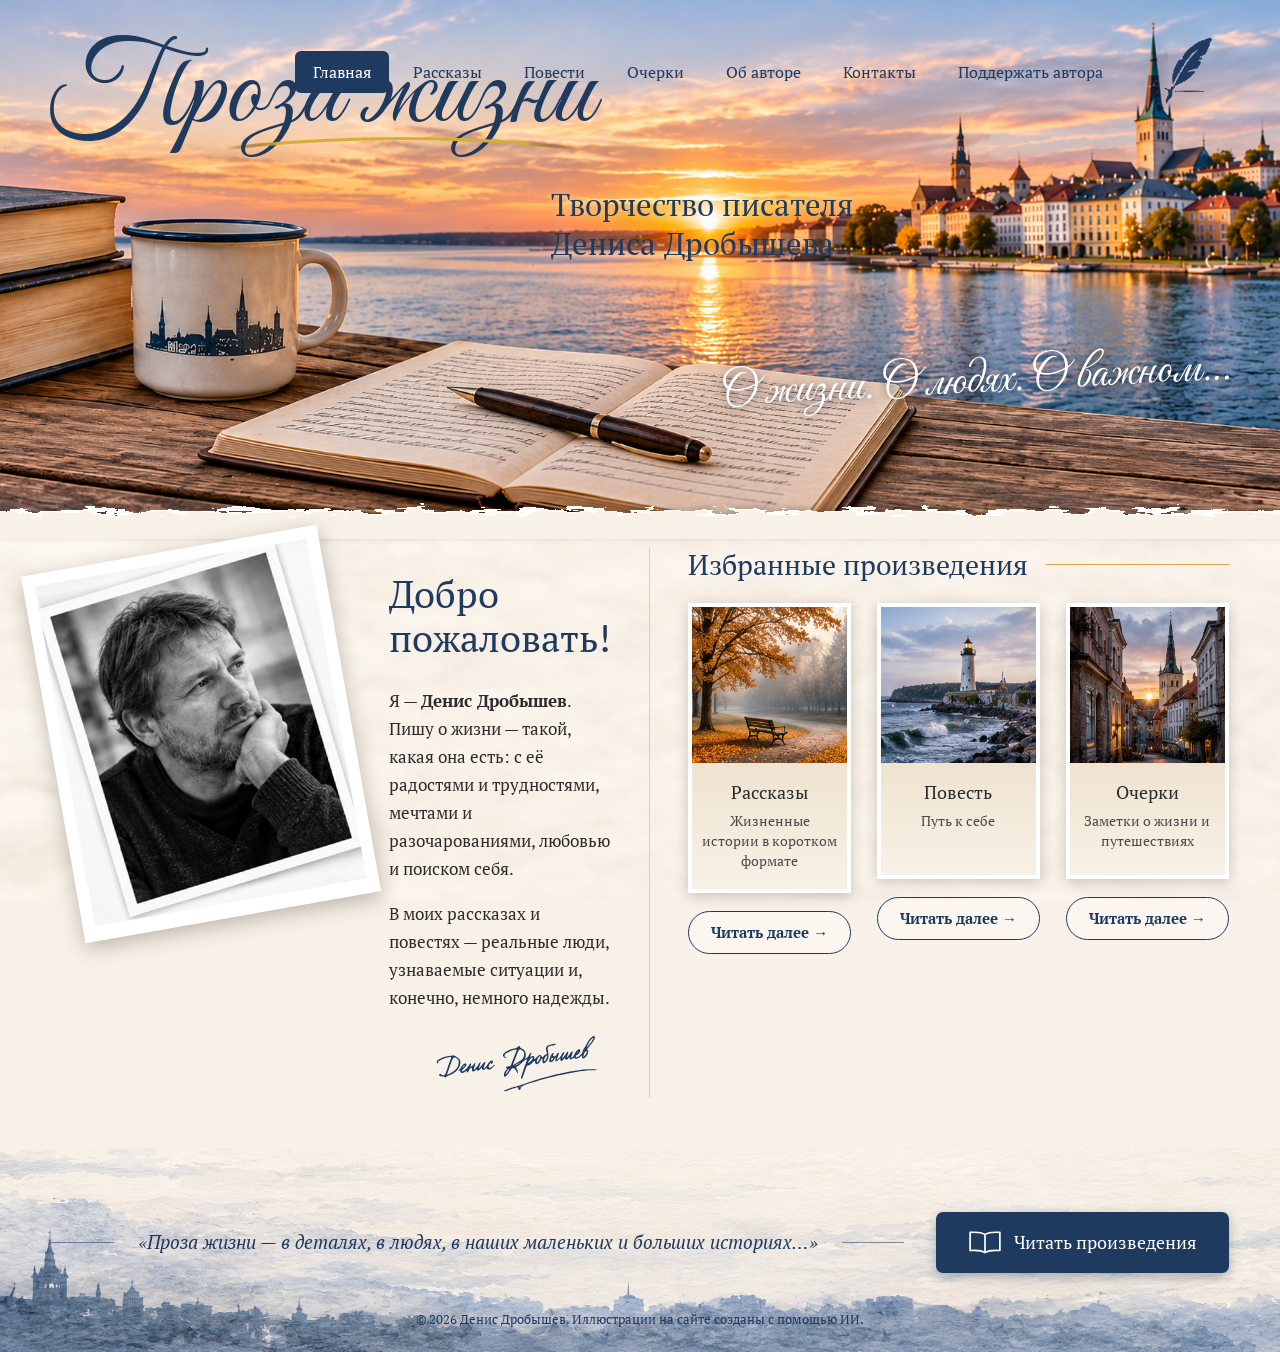
<file: index.html>
<!DOCTYPE html>
<html lang="ru">
<head>
  <meta charset="UTF-8">
  <meta name="viewport" content="width=device-width, initial-scale=1">
  <title>Проза жизни — творчество писателя Дениса Дробышева</title>
  <meta name="description" content="Рассказы, повести и очерки Дениса Дробышева. О жизни. О людях. О важном.">

  <link rel="preconnect" href="https://fonts.googleapis.com">
  <link rel="preconnect" href="https://fonts.gstatic.com" crossorigin>
  <link href="https://fonts.googleapis.com/css2?family=Great+Vibes&family=Marck+Script&family=PT+Serif:ital,wght@0,400;0,700;1,400&display=swap" rel="stylesheet">
  <link rel="stylesheet" href="style.css">
</head>
<body>

  <!-- ШАПКА -->
  <header class="hero">
    <div class="hero__title">
      <h1 class="logo">Проза жизни</h1>
      <p class="subtitle">Творчество писателя<br>Дениса Дробышева</p>
    </div>

    <nav class="nav" aria-label="Основное меню">
      <ul>
        <li><a href="index.html" aria-current="page">Главная</a></li>
        <li><a href="stories.html">Рассказы</a></li>
        <li><a href="novellas.html">Повести</a></li>
        <li><a href="essays.html">Очерки</a></li>
        <li><a href="about.html">Об авторе</a></li>
        <li><a href="contacts.html">Контакты</a></li>
        <li><a href="support.html">Поддержать автора</a></li>
      </ul>
     <img
        class="nav__quill"
        src="img/quill.svg"
        alt=""
        aria-hidden="true"
        onerror="this.style.display='none'; this.nextElementSibling.style.display='inline-block';"
    >
      <svg class="nav__quill" viewBox="0 0 48 48" aria-hidden="true" style="display: none;">
        <path fill="currentColor" d="M43 4C31 5 20 11 15 22c-2 4-3 8-3 12L6 43l2 1 6-7c4 0 8-1 12-3 11-5 17-16 17-30zM20 30c3-8 9-14 17-18-3 8-9 14-17 18z"/>
      </svg>
    </nav>

    <p class="tagline">О жизни. О людях. О важном…</p>
  </header>

  <main class="main">

    <!-- ПРИВЕТСТВИЕ -->
    <section class="welcome" aria-labelledby="welcome-title">
      <figure class="portrait">
        <img src="img/author.jpg" alt="Денис Дробышев">
      </figure>

      <div class="welcome__text">
        <h2 id="welcome-title">Добро пожаловать!</h2>
        <p>Я — <strong>Денис Дробышев</strong>. Пишу о жизни — такой, какая она есть: с её радостями и трудностями, мечтами и разочарованиями, любовью и поиском себя.</p>
        <p>В моих рассказах и повестях — реальные люди, узнаваемые ситуации и, конечно, немного надежды.</p>
        <img class="signature" src="img/signature.svg" alt="Подпись: Денис Дробышев">
      </div>
    </section>

    <!-- ИЗБРАННОЕ -->
    <section class="featured" aria-labelledby="featured-title">
      <h2 id="featured-title" class="featured__title"><span>Избранные произведения</span></h2>

      <div class="cards">
        <article class="work">
          <a class="work__card" href="stories.html">
            <img src="img/autumn.jpg" alt="Скамейка в осеннем парке">
            <div class="work__body">
              <h3>Рассказы</h3>
              <p>Жизненные истории в коротком формате</p>
            </div>
          </a>
          <a class="btn btn--outline" href="stories.html">Читать далее →</a>
        </article>

        <article class="work">
          <a class="work__card" href="novellas.html">
            <img src="img/lighthouse.jpg" alt="Маяк на берегу моря">
            <div class="work__body">
              <h3>Повесть</h3>
              <p>Путь к себе</p>
            </div>
          </a>
          <a class="btn btn--outline" href="novellas.html">Читать далее →</a>
        </article>

        <article class="work">
          <a class="work__card" href="essays.html">
            <img src="img/street.jpg" alt="Старая улочка на закате">
            <div class="work__body">
              <h3>Очерки</h3>
              <p>Заметки о жизни и путешествиях</p>
            </div>
          </a>
          <a class="btn btn--outline" href="essays.html">Читать далее →</a>
        </article>
      </div>
    </section>

  </main>

  <!-- ПОДВАЛ -->
  <footer class="footer">
    <div class="footer__row">
      <blockquote class="footer__quote">
        <p>«Проза жизни — в деталях, в людях, в наших маленьких и больших историях…»</p>
      </blockquote>
      <a class="btn btn--solid" href="stories.html">
        <svg viewBox="0 0 32 24" aria-hidden="true">
          <path fill="none" stroke="currentColor" stroke-width="1.6" stroke-linejoin="round"
                d="M16 5C13 3 8 2.5 2 3v17c6-.5 11 0 14 2 3-2 8-2.500 14-2V3c-6-.5-11 0-14 2zM16 5v17"/>
        </svg>
        Читать произведения
      </a>
    </div>
    <p class="footer__note">© 2026 Денис Дробышев. Иллюстрации на сайте созданы с помощью ИИ.</p>
  </footer>

</body>
</html>
</file>
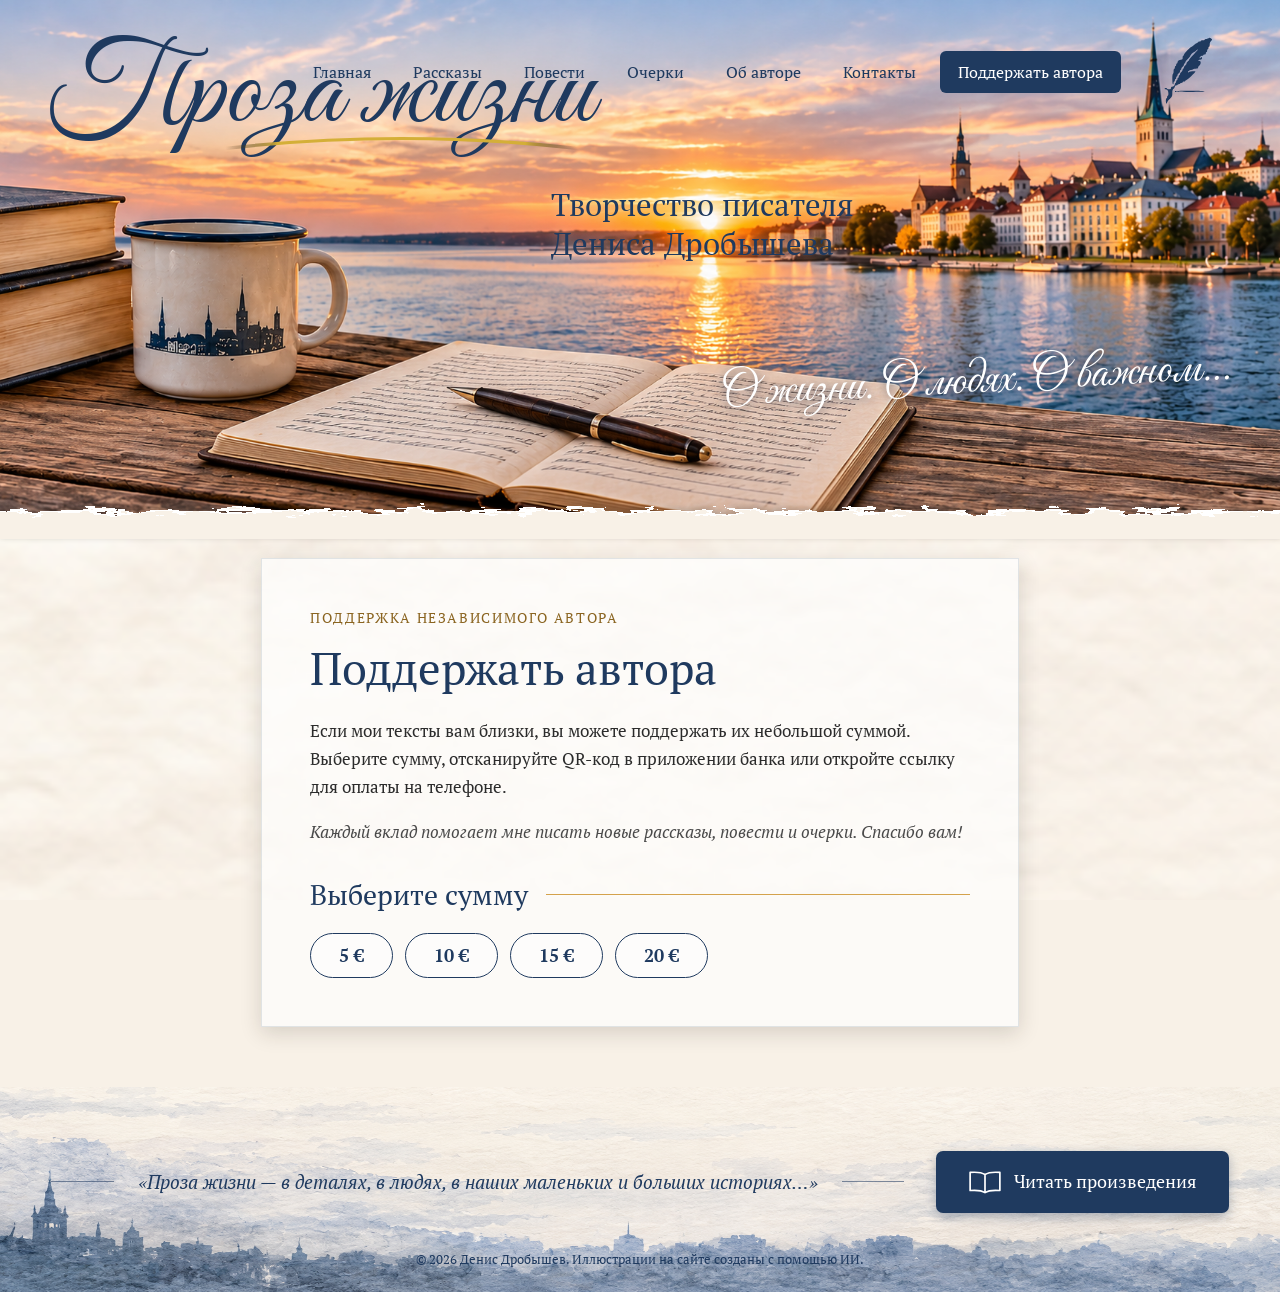
<file: support.html>
<!DOCTYPE html>
<html lang="ru">
<head>
  <meta charset="UTF-8">
  <meta name="viewport" content="width=device-width, initial-scale=1">
  <title>Поддержать автора — Проза жизни</title>
  <meta name="description" content="Поддержать творчество писателя Дениса Дробышева: выберите сумму и оплатите по QR-коду.">

  <link rel="preconnect" href="https://fonts.googleapis.com">
  <link rel="preconnect" href="https://fonts.gstatic.com" crossorigin>
  <link href="https://fonts.googleapis.com/css2?family=Great+Vibes&family=Marck+Script&family=PT+Serif:ital,wght@0,400;0,700;1,400&display=swap" rel="stylesheet">
  <link rel="stylesheet" href="style.css">
</head>
<body>

  <!-- ШАПКА -->
  <header class="hero">
    <div class="hero__title">
      <h1 class="logo">Проза жизни</h1>
      <p class="subtitle">Творчество писателя<br>Дениса Дробышева</p>
    </div>

    <nav class="nav" aria-label="Основное меню">
      <ul>
        <li><a href="index.html">Главная</a></li>
        <li><a href="stories.html">Рассказы</a></li>
        <li><a href="novellas.html">Повести</a></li>
        <li><a href="essays.html">Очерки</a></li>
        <li><a href="about.html">Об авторе</a></li>
        <li><a href="contacts.html">Контакты</a></li>
        <li><a href="support.html" aria-current="page">Поддержать автора</a></li>
      </ul>
      <img
        class="nav__quill"
        src="img/quill.svg"
        alt=""
        aria-hidden="true"
        onerror="this.style.display='none'; this.nextElementSibling.style.display='inline-block';"
      >
      <svg class="nav__quill" viewBox="0 0 48 48" aria-hidden="true" style="display: none;">
        <path fill="currentColor" d="M43 4C31 5 20 11 15 22c-2 4-3 8-3 12L6 43l2 1 6-7c4 0 8-1 12-3 11-5 17-16 17-30zM20 30c3-8 9-14 17-18-3 8-9 14-17 18z"/>
      </svg>
    </nav>
     
    <p class="tagline">О жизни. О людях. О важном…</p>
  </header>

  <main class="support">
    <section class="support-card" aria-labelledby="support-title">
      <p class="kicker">Поддержка независимого автора</p>
      <h1 id="support-title">Поддержать автора</h1>
      <p>Если мои тексты вам близки, вы можете поддержать их небольшой суммой. Выберите сумму, отсканируйте QR-код в приложении банка или откройте ссылку для оплаты на телефоне.</p>
      <p class="support-note">Каждый вклад помогает мне писать новые рассказы, повести и очерки. Спасибо вам!</p>

      <h2 class="featured__title"><span>Выберите сумму</span></h2>
      <div class="amounts" id="amounts" role="group" aria-label="Сумма поддержки"></div>

      <div class="pay" id="pay" hidden>
        <div class="qr" id="qr"></div>
        <p class="scanhint" id="scanhint"></p>
        <a class="btn btn--solid" id="open" href="#" target="_blank" rel="noopener" hidden>Открыть в банке</a>

        <dl class="details" id="details">
          <div class="detail">
            <dt>Получатель</dt>
            <dd><span id="f-name"></span><button class="btn-copy" data-copy="name" type="button">Копировать</button></dd>
          </div>
          <div class="detail">
            <dt>IBAN</dt>
            <dd><span id="f-iban"></span><button class="btn-copy" data-copy="iban" type="button">Копировать</button></dd>
          </div>
          <div class="detail">
            <dt>Сумма</dt>
            <dd><span id="f-amount"></span><button class="btn-copy" data-copy="amount" type="button">Копировать</button></dd>
          </div>
          <div class="detail">
            <dt>Пояснение</dt>
            <dd><span id="f-note"></span><button class="btn-copy" data-copy="note" type="button">Копировать</button></dd>
          </div>
        </dl>
      </div>
    </section>
  </main>

  <!-- ПОДВАЛ -->
  <footer class="footer">
    <div class="footer__row">
      <blockquote class="footer__quote">
        <p>«Проза жизни — в деталях, в людях, в наших маленьких и больших историях…»</p>
      </blockquote>
      <a class="btn btn--solid" href="stories.html">
        <svg viewBox="0 0 32 24" aria-hidden="true">
          <path fill="none" stroke="currentColor" stroke-width="1.6" stroke-linejoin="round"
                d="M16 5C13 3 8 2.5 2 3v17c6-.5 11 0 14 2 3-2 8-2.5 14-2V3c-6-.5-11 0-14 2zM16 5v17"/>
        </svg>
        Читать произведения
      </a>
    </div>
    <p class="footer__note">© 2026 Денис Дробышев. Иллюстрации на сайте созданы с помощью ИИ.</p>
  </footer>

<script>
(function () {
  // ====== НАСТРОЙКИ: замените шаблонные значения на свои ======
  var CONFIG = {
    name: "Имя Фамилия",                 // получатель платежа
    iban: "EE000000000000000000",    // ваш IBAN
    note: "Поддержка автора",            // пояснение к платежу
    showDetails: true,                   // false — скрыть реквизиты под QR-кодом
    amounts: [
      // amount — сумма в евро
      // qr     — путь к картинке QR-кода (EPC) из репозитория
      // link   — ссылка на оплату из приложения банка; "" — кнопка «Открыть в банке» не покажется
      { amount: 5,  qr: "img/qr/5.png",  link: "" },
      { amount: 10, qr: "img/qr/10.png", link: "" },
      { amount: 15, qr: "img/qr/15.png", link: "" },
      { amount: 20, qr: "img/qr/20.png", link: "" }
    ]
  };
  // =============================================================

  var iban = CONFIG.iban.replace(/\s+/g, "").toUpperCase();
  var values = {};
  var box = document.getElementById("amounts");
  var $ = function (id) { return document.getElementById(id); };

  function showAmount(item, button) {
    Array.prototype.forEach.call(box.children, function (c) {
      c.classList.remove("active");
      c.setAttribute("aria-pressed", "false");
    });
    button.classList.add("active");
    button.setAttribute("aria-pressed", "true");

    var qrBox = $("qr");
    qrBox.innerHTML = "";
    qrBox.hidden = !item.qr;
    if (item.qr) {
      var img = document.createElement("img");
      img.alt = "QR-код для платежа на " + item.amount + " €";
      img.src = item.qr;
      img.onerror = function () { qrBox.textContent = "QR-код не найден: проверьте путь " + item.qr; };
      qrBox.appendChild(img);
    }
    $("scanhint").textContent = item.qr
      ? "Отсканируйте QR-код в приложении банка. Данные платежа заполнятся сами."
      : "";

    var open = $("open");
    if (item.link) { open.href = item.link; open.hidden = false; }
    else { open.hidden = true; }

    values = {
      name: CONFIG.name,
      iban: iban,
      amount: item.amount.toFixed(2),
      note: CONFIG.note
    };
    $("f-name").textContent = CONFIG.name;
    $("f-iban").textContent = iban.replace(/(.{4})/g, "$1 ").trim();
    $("f-amount").textContent = item.amount.toFixed(2) + " EUR";
    $("f-note").textContent = CONFIG.note;
    $("details").hidden = !CONFIG.showDetails;
    $("pay").hidden = false;
  }

  CONFIG.amounts.forEach(function (item) {
    var b = document.createElement("button");
    b.type = "button";
    b.className = "amount-btn";
    b.setAttribute("aria-pressed", "false");
    b.textContent = item.amount + " €";
    b.addEventListener("click", function () { showAmount(item, b); });
    box.appendChild(b);
  });

  function copyText(text) {
    if (navigator.clipboard && window.isSecureContext) {
      return navigator.clipboard.writeText(text);
    }
    return new Promise(function (resolve, reject) {
      var ta = document.createElement("textarea");
      ta.value = text;
      ta.setAttribute("readonly", "");
      ta.style.position = "fixed";
      ta.style.opacity = "0";
      document.body.appendChild(ta);
      ta.select();
      try { document.execCommand("copy") ? resolve() : reject(); }
      catch (e) { reject(e); }
      document.body.removeChild(ta);
    });
  }

  document.querySelectorAll(".btn-copy").forEach(function (btn) {
    btn.addEventListener("click", function () {
      var text = values[btn.getAttribute("data-copy")];
      var old = btn.textContent;
      copyText(text).then(function () {
        btn.textContent = "Готово";
        setTimeout(function () { btn.textContent = old; }, 1200);
      }).catch(function () {
        btn.textContent = "Не вышло";
        setTimeout(function () { btn.textContent = old; }, 1200);
      });
    });
  });
})();
</script>

</body>
</html>
</file>
<file: style.css>
/* ===== Проза жизни — стили ===== */

:root {
  --navy: #1f3a5f;
  --navy-deep: #18304f;
  --cream: #f8f1e7;
  --cream-dark: #efe3d0;
  --gold: #d4a24c;
  --ink: #2b2b2b;

  --font-script: "Marck Script", "Segoe Script", cursive;
  --font-logo: "Great Vibes", "Marck Script", "Segoe Script", cursive;
  --font-serif: "PT Serif", Georgia, "Times New Roman", serif;

  --page-pad: clamp(20px, 4vw, 60px);
}

*,
*::before,
*::after { box-sizing: border-box; }

body {
  margin: 0;
  color: var(--ink);
  font-family: var(--font-serif);
  font-size: 1.0625rem;
  line-height: 1.65;
  /* текстура бумаги (img/paper.jpg) необязательна — без неё будет ровный кремовый */
  background: url("img/paper.jpg") center / cover fixed, var(--cream);
}

img { max-width: 100%; display: block; }

a:focus-visible,
.btn:focus-visible {
  outline: 3px solid var(--gold);
  outline-offset: 3px;
}

/* ===== ШАПКА ===== */

.hero {
  position: relative;
  min-height: clamp(380px, 42vw, 650px);
  padding: clamp(20px, 3vw, 40px) var(--page-pad) 60px;
  /* img/hero.jpg — море, город, книги, кружка; градиент — запасной фон */
  background:
    url("img/hero.jpg") center bottom / cover no-repeat,
    linear-gradient(180deg, #e9d9e0 0%, #f2c9a5 45%, #5f7f9e 70%, #2f4a6b 100%);
}

/* Натуральный рваный бумажный край на всю ширину без повторений */
.hero::after {
  content: "";
  position: absolute;
  left: 0;
  right: 0;
  bottom: -1px;
  height: 44px;
  pointer-events: none;
  filter: drop-shadow(0 -2px 3px rgba(25, 18, 12, 0.25));
  background: url("data:image/svg+xml,%3Csvg xmlns='http://www.w3.org/2000/svg' viewBox='0 0 1440 44' preserveAspectRatio='none'%3E%3Cdefs%3E%3Cfilter id='tear' x='-5%25' y='-50%25' width='110%25' height='200%25'%3E%3CfeTurbulence type='fractalNoise' baseFrequency='0.035 0.18' numOctaves='4' seed='7' result='noise'/%3E%3CfeDisplacementMap in='SourceGraphic' in2='noise' scale='18' xChannelSelector='R' yChannelSelector='G'/%3E%3C/filter%3E%3C/defs%3E%3Cg filter='url(%23tear)'%3E%3Crect x='-20' y='15' width='1480' height='45' fill='%23ffffff'/%3E%3Crect x='-20' y='18' width='1480' height='45' fill='%23f8f1e7'/%3E%3C/g%3E%3C/svg%3E") center bottom / 100% 100% no-repeat;
}

.hero__title {
  max-width: 900px;
}

.logo {
  margin: 0;
  font-family: var(--font-logo);
  font-weight: 400;
  font-size: clamp(3.6rem, 9vw, 8rem);
  line-height: 1;
  color: var(--navy);
  position: relative;
  display: inline-block;
  padding-bottom: 0.15em;
}

/* золотая арка под заголовком */
.logo::after {
  content: "";
  position: absolute;
  left: 32%;       /* Сдвигает арку правее (увеличьте до 35-40%, если нужно еще правее) */
  bottom: 20px;     /* Поднимает арку выше (чем больше число, тем выше линия; при 0 она в самом низу) */
  width: 65%;      /* Делает арку компактнее по ширине, чтобы она не выходила за правый край */
  height: 25px;    /* Высота изгиба дуги */
  pointer-events: none;

  background-image: url('data:image/svg+xml;utf8,<svg xmlns="http://www.w3.org/2000/svg" viewBox="0 0 100 20" preserveAspectRatio="none"><defs><linearGradient id="gold-gradient" x1="0%" y1="0%" x2="100%" y2="0%"><stop offset="0%" style="stop-color:transparent;stop-opacity:1" /><stop offset="15%" style="stop-color:rgb(212,175,55);stop-opacity:1" /><stop offset="85%" style="stop-color:rgb(212,175,55);stop-opacity:1" /><stop offset="100%" style="stop-color:transparent;stop-opacity:1" /></linearGradient></defs><path d="M0,18 Q50,2 100,18" stroke="url(%23gold-gradient)" stroke-width="2.5" fill="none" stroke-linecap="round"/></svg>');
  background-size: 100% 100%;
  background-repeat: no-repeat;
}

.subtitle {
  margin: 0.5em 0 0 clamp(0px, 50vw, 500px);
  font-size: clamp(1.15rem, 2.4vw, 2rem);
  line-height: 1.25;
  color: var(--navy);
  text-shadow: 0 0 12px rgba(255, 255, 255, 0.55);
}

/* меню */
.nav {
  position: absolute;
  top: clamp(16px, 2.5vw, 34px);
  right: var(--page-pad);
  display: flex;
  align-items: center;
  gap: 28px;
}

.nav ul {
  display: flex;
  gap: 6px;
  margin: 0;
  padding: 0;
  list-style: none;
}

.nav a {
  display: block;
  padding: 8px 18px;
  border-radius: 6px;
  color: var(--navy);
  font-size: 1rem;
  text-decoration: none;
}

.nav a:hover { background: rgba(255, 255, 255, 0.45); }

.nav a[aria-current="page"] {
  background: var(--navy);
  color: #fff;
}

.nav__quill {
  width: 80px;
  height: 80px;
  color: var(--navy);
  flex: none;
}

/* слоган справа над водой */
.tagline {
  position: absolute;
  right: var(--page-pad);
  bottom: clamp(60px, 9vw, 130px);
  margin: 0;
  font-family: var(--font-logo);
  font-size: clamp(1.8rem, 3.8vw, 3.3rem);
  color: #fff;
  text-shadow: 0 2px 10px rgba(15, 30, 55, 0.6);
  transform: rotate(-3deg);
}

/* ===== ОСНОВНАЯ ЧАСТЬ ===== */

.main {
  display: grid;
  grid-template-columns: 1.1fr 1fr;
  gap: 0;
  padding: 10px var(--page-pad) 50px;
}

/* приветствие */
.welcome {
  display: grid;
  grid-template-columns: minmax(200px, 330px) 1fr;
  gap: clamp(20px, 3vw, 44px);
  align-items: start;
  padding-right: clamp(20px, 3vw, 48px);
}

.portrait {
  margin: 0;
  padding: 12px 12px 15px;
  background: #fff;
  box-shadow: 0 6px 20px rgba(40, 30, 20, 0.28);
  transform: rotate(-10deg);
}

.portrait img {
  width: 100%;
  aspect-ratio: 4 / 5;
  object-fit: cover;
  background: #bdb5aa; /* пока нет фото */
  filter: grayscale(1) contrast(1.05);
}

.welcome__text { padding-top: 24px; }

.welcome h2,
.featured__title {
  margin: 0;
  font-weight: 400;
  color: var(--navy);
}

.welcome h2 {
  margin-bottom: 0.7em;
  font-size: clamp(1.9rem, 3vw, 2.6rem);
  line-height: 1.15;
}

.welcome p {
  margin: 0 0 1em;
  max-width: 34em;
}

.signature {
  width: min(280px, 80%);
  margin-top: 18px;
  margin-left: auto;
}

/* избранное */
.featured {
  padding-left: clamp(20px, 3vw, 40px);
  border-left: 1px solid rgba(31, 58, 95, 0.18);
}

.featured__title {
  display: flex;
  align-items: center;
  gap: 18px;
  margin-bottom: 22px;
  font-size: clamp(1.4rem, 2.2vw, 2rem);
  line-height: 1.2;
}

.featured__title::after {
  content: "";
  flex: 1;
  height: 1px;
  background: var(--gold);
}

.cards {
  display: grid;
  grid-template-columns: repeat(3, 1fr);
  gap: clamp(14px, 2vw, 28px);
}

.work {
  display: flex;
  flex-direction: column;
  align-items: center;
  gap: 18px;
}

.work__card {
  width: 100%;
  display: block;
  background: #fff;
  border: 4px solid #fff;
  box-shadow: 0 3px 12px rgba(40, 30, 20, 0.22);
  color: inherit;
  text-decoration: none;
  text-align: center;
}

.work__card img {
  width: 100%;
  aspect-ratio: 1 / 1;
  object-fit: cover;
  background: #cfc3b0; /* пока нет картинки */
}

.work__body {
  padding: 14px 10px 18px;
  min-height: 112px;
  background: linear-gradient(180deg, var(--cream-dark), var(--cream));
}

.work__body h3 {
  margin: 0 0 4px;
  font-size: 1.15rem;
  font-weight: 400;
  color: var(--ink);
}

.work__body p {
  margin: 0;
  font-size: 0.9rem;
  line-height: 1.4;
  color: #4a4a4a;
}

.work__card:hover { box-shadow: 0 6px 18px rgba(40, 30, 20, 0.3); }

/* ===== КНОПКИ ===== */

.btn {
  display: inline-flex;
  align-items: center;
  gap: 12px;
  text-decoration: none;
  font-family: var(--font-serif);
  white-space: nowrap;
}

.btn--outline {
  padding: 8px 22px;
  border: 1px solid var(--navy);
  border-radius: 999px;
  background: rgba(255, 255, 255, 0.35);
  color: var(--navy);
  font-size: 0.95rem;
  font-weight: 700;
}

.btn--outline:hover {
  background: var(--navy);
  color: #fff;
}

.btn--solid {
  padding: 16px 32px;
  border-radius: 7px;
  background: var(--navy);
  color: #fff;
  font-size: 1.1rem;
  box-shadow: 0 4px 12px rgba(31, 58, 95, 0.35);
}

.btn--solid:hover { background: var(--navy-deep); }

.btn--solid svg {
  width: 34px;
  height: 26px;
  flex: none;
}

/* ===== ПОДВАЛ ===== */

.footer {
  padding: 64px var(--page-pad) 22px;
  /* img/skyline.png — акварельный силуэт города (по желанию) */
  background:
    /* Первое значение (100% или auto) — ширина, второе (180px) — высота */
    url("img/skyline.png") center bottom / 100% 300px no-repeat,
    linear-gradient(180deg, var(--cream) 0%, #dfe3ea 100%);
}

.footer__row {
  display: flex;
  align-items: center;
  justify-content: space-between;
  gap: 32px;
}

.footer__quote {
  flex: 1;
  display: flex;
  align-items: center;
  gap: 24px;
  margin: 0;
}

.footer__quote::before,
.footer__quote::after {
  content: "";
  flex: 1;
  min-width: 24px;
  height: 1px;
  background: var(--navy);
  opacity: 0.55;
}

.footer__quote p {
  margin: 0;
  max-width: none;
  text-align: center;
  font-style: italic;
  font-size: clamp(1rem, 1.5vw, 1.3rem);
  color: var(--navy);
}

.footer__note {
  margin: 36px 0 0;
  text-align: center;
  font-size: 0.8rem;
  color: #1f3a5f;
}

/* ===== ПЛАНШЕТ ===== */

@media (max-width: 1100px) {
  .main { grid-template-columns: 1fr; gap: 48px; }
  .welcome { padding-right: 0; }
  .featured { padding-left: 0; border-left: 0; }

  .nav { gap: 12px; }
  .nav a { padding: 6px 12px; font-size: 0.95rem; }
}

/* ===== ТЕЛЕФОН ===== */

@media (max-width: 760px) {
  .hero { min-height: 0; padding-bottom: 90px; }

  .nav {
    position: static;
    margin-top: 18px;
    flex-wrap: wrap;
  }
  .nav ul { flex-wrap: wrap; }
  .nav__quill { display: none; }

  .subtitle { margin-left: 0; }

  .tagline {
    right: auto;
    left: var(--page-pad);
    bottom: 40px;
    transform: none;
  }

  .welcome { grid-template-columns: 1fr; }
  .portrait { max-width: 300px; margin: 0 auto; }
  .signature { margin-right: auto; }

  .cards { grid-template-columns: 1fr; }
  .work__card { max-width: 340px; margin: 0 auto; }

  .footer__row { flex-direction: column; }
  .footer__quote { flex-direction: column; gap: 0; }
  .footer__quote::before,
  .footer__quote::after { display: none; }
}

/* ===== СТРАНИЦА «ПОДДЕРЖАТЬ АВТОРА» (support.html) ===== */

/* атрибут hidden должен работать и у элементов с display в CSS */
[hidden] { display: none !important; }

.logo a { color: inherit; text-decoration: none; }

.support {
  max-width: 860px;
  margin: 0 auto;
  padding: 20px var(--page-pad) 60px;
}

.support-card {
  padding: clamp(24px, 4vw, 48px);
  background: rgba(255, 255, 255, 0.68);
  border: 1px solid rgba(31, 58, 95, 0.12);
  box-shadow: 0 6px 20px rgba(40, 30, 20, 0.16);
}

.kicker {
  margin: 0 0 6px;
  font-size: 0.85rem;
  letter-spacing: 0.12em;
  text-transform: uppercase;
  color: #8a6420;
}

.support-card h1 {
  margin: 0 0 0.5em;
  font-weight: 400;
  font-size: clamp(2rem, 4vw, 2.8rem);
  line-height: 1.15;
  color: var(--navy);
}

.support-card p { margin: 0 0 1em; }

.support-note {
  font-style: italic;
  color: #4a4a4a;
}

.support-card .featured__title { margin-top: 32px; }

/* кнопки выбора суммы */
.amounts {
  display: flex;
  flex-wrap: wrap;
  gap: 12px;
}

.amount-btn {
  padding: 10px 28px;
  border: 1px solid var(--navy);
  border-radius: 999px;
  background: rgba(255, 255, 255, 0.5);
  color: var(--navy);
  font: 700 1.1rem var(--font-serif);
  cursor: pointer;
}

.amount-btn:hover { background: rgba(31, 58, 95, 0.1); }

.amount-btn.active {
  background: var(--navy);
  color: #fff;
  box-shadow: 0 3px 10px rgba(31, 58, 95, 0.3);
}

.amount-btn:focus-visible,
.btn-copy:focus-visible {
  outline: 3px solid var(--gold);
  outline-offset: 3px;
}

/* блок оплаты */
.pay {
  display: grid;
  justify-items: center;
  gap: 16px;
  margin-top: 32px;
  padding-top: 28px;
  border-top: 1px dashed rgba(31, 58, 95, 0.35);
}

.qr {
  width: min(260px, 100%);
  padding: 12px;
  background: #fff;
  box-shadow: 0 4px 14px rgba(40, 30, 20, 0.22);
  text-align: center;
  font-size: 0.9rem;
}

.qr img { width: 100%; height: auto; }

.scanhint {
  margin: 0;
  text-align: center;
  font-size: 0.95rem;
  color: #4a4a4a;
}

/* реквизиты */
.details {
  width: 100%;
  max-width: 560px;
  margin: 8px 0 0;
}

.detail {
  display: grid;
  grid-template-columns: 110px 1fr;
  align-items: center;
  gap: 12px;
  padding: 10px 0;
  border-bottom: 1px solid rgba(31, 58, 95, 0.14);
}

.detail dt {
  font-size: 0.85rem;
  color: #55606e;
}

.detail dd {
  display: flex;
  align-items: center;
  justify-content: space-between;
  gap: 12px;
  margin: 0;
}

.detail dd span { overflow-wrap: anywhere; }

.btn-copy {
  flex: none;
  padding: 4px 14px;
  border: 1px solid rgba(31, 58, 95, 0.6);
  border-radius: 999px;
  background: transparent;
  color: var(--navy);
  font: 0.85rem var(--font-serif);
  cursor: pointer;
}

.btn-copy:hover { background: var(--navy); color: #fff; }

@media (max-width: 760px) {
  .hero--compact { min-height: 0; }
  .detail { grid-template-columns: 1fr; gap: 2px; }
}
</file>
